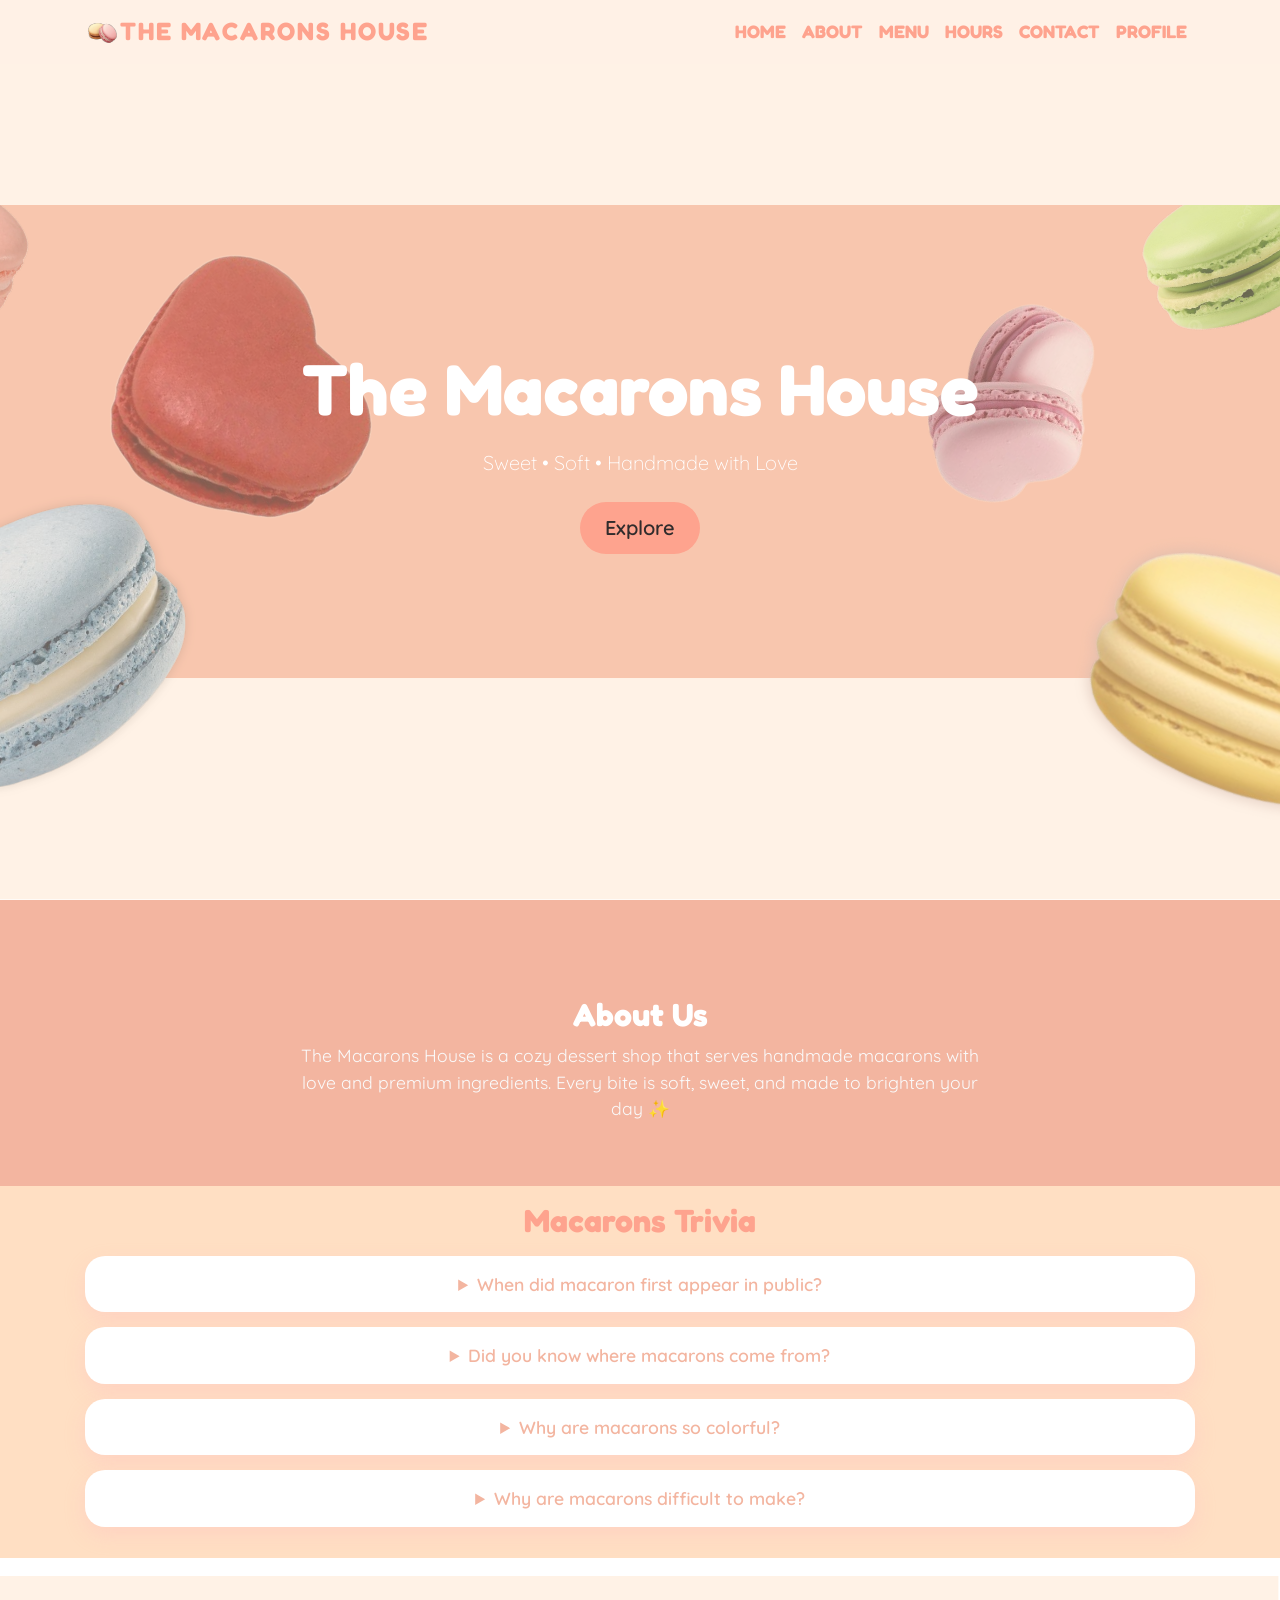
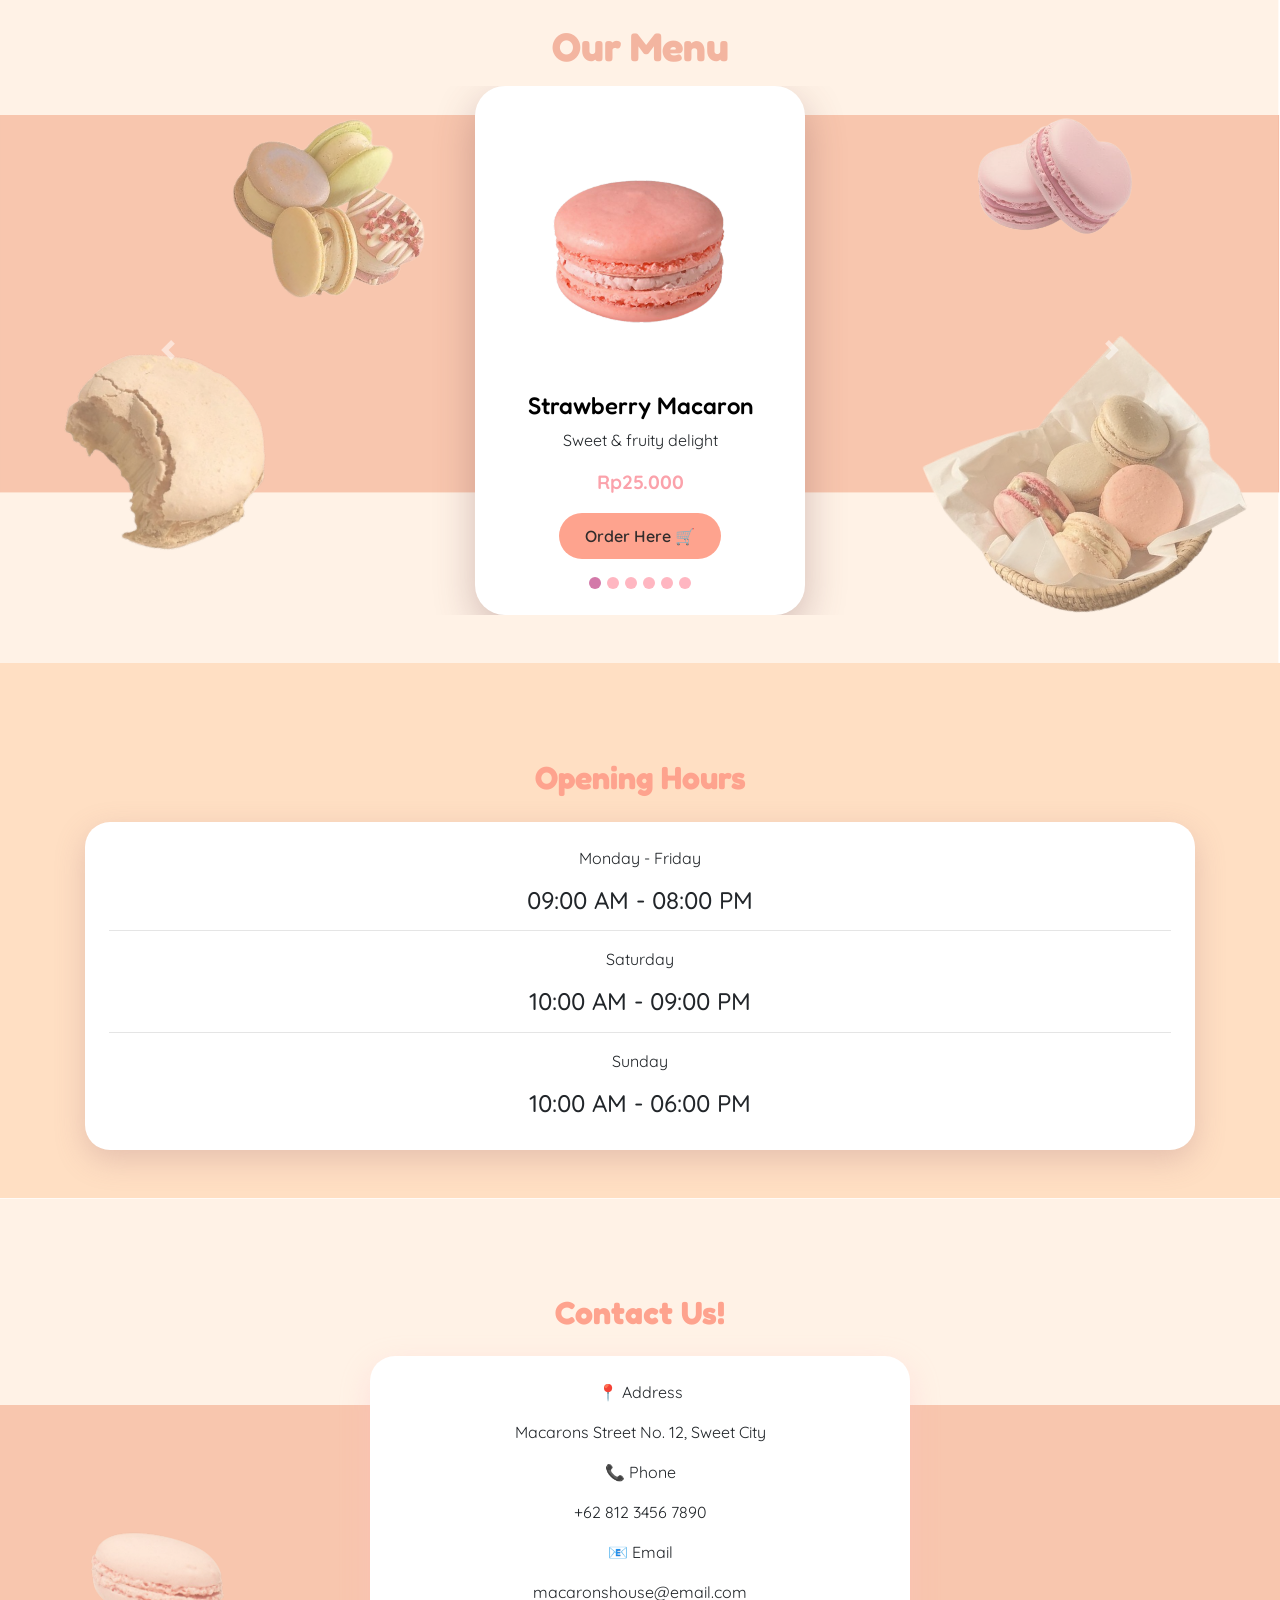
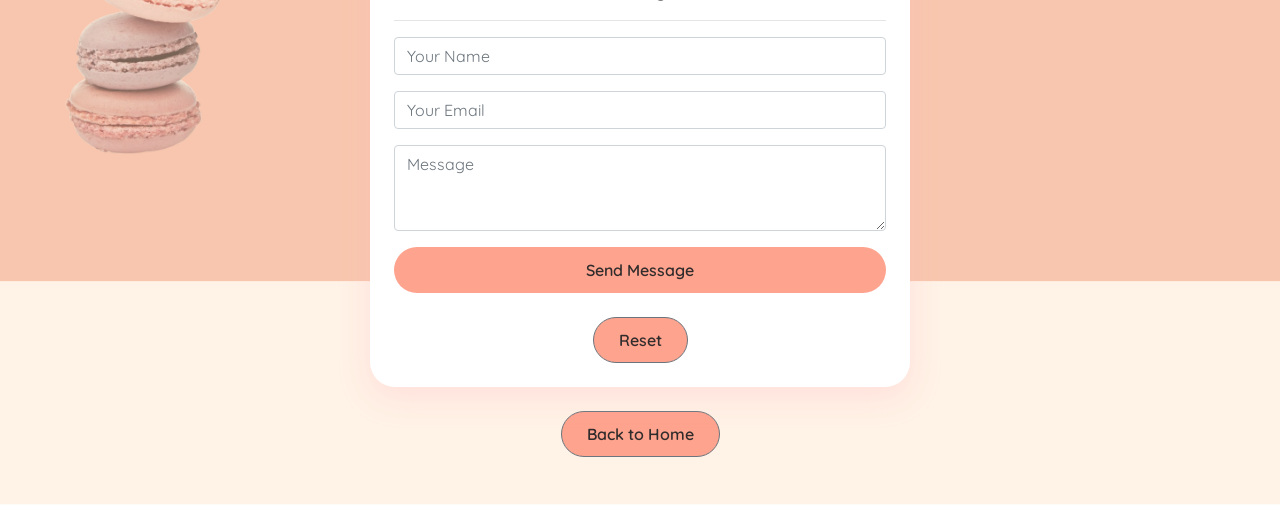
<file: index.html>
<!DOCTYPE html>
<html lang="en">

<head>
    <meta charset="UTF-8">
    <title>The Macarons House</title>
    <link rel="icon" href="assets/1.svg" type="image/x-icon.">
    <link href="https://fonts.googleapis.com/css2?family=Merienda&display=swap" rel="stylesheet">
    <link href="https://fonts.googleapis.com/css2?family=Poppins:wght@400;700&display=swap" rel="stylesheet">
    <link href="https://fonts.googleapis.com/css2?family=Quicksand:wght@400;600&display=swap" rel="stylesheet">
    <link href="https://fonts.googleapis.com/css2?family=Fredoka:wght@400;600&display=swap" rel="stylesheet">
    <link href="https://stackpath.bootstrapcdn.com/bootstrap/4.1.3/css/bootstrap.min.css" rel="stylesheet">
    <link href="https://cdnjs.cloudflare.com/ajax/libs/animate.css/3.7.2/animate.min.css" rel="stylesheet">
    <link href="css/style.css" rel="stylesheet">
</head>

<body>
    <nav class="navbar navbar-expand-lg navbar-light fixed-top">
        <div class="container">
            <img class="me-3" src="assets/1.svg" alt height="35" width="35">
            <a class="navbar-brand" href="#index.html">The Macarons House</a> <button
                aria-controls="navbarSupportedContent" aria-expanded="false" aria-label="Toggle navigation"
                class="navbar-toggler" data-target="#navbarSupportedContent" data-toggle="collapse" type="button"><span
                    class="navbar-toggler-icon"></span></button>
            <div class="collapse navbar-collapse" id="navbarSupportedContent">
                <ul class="navbar-nav ml-auto">
                    <li class="nav-item active">
                        <a class="nav-link" href="#">Home</a>
                    </li>
                    <li class="nav-item">
                        <a class="nav-link" href="#about">About</a>
                    </li>
                    <li class="nav-item">
                        <a class="nav-link" href="#menu">Menu</a>
                    </li>
                    <li class="nav-item">
                        <a class="nav-link" href="#hours">Hours</a>
                    </li>
                    <li class="nav-item">
                        <a class="nav-link" href="#contact">Contact</a>
                    </li>
                    <li class="nav-item">
                        <a class="nav-link" href="profil.html">Profile</a>
                    </li>
                </ul>
            </div>
        </div>
    </nav>

    <section class="hero d-flex align-items-center">
        <div class="container text-center text-white">
            <h1 class="display-3 font-weight-bold mb-3">The Macarons House</h1>
            <p class="lead mb-4">Sweet • Soft • Handmade with Love</p>
            <a href="#about" class="btn btn-pink btn-lg px-4">Explore</a>
        </div>
    </section>
    <section id="about" class="about py-5">
        <div class="container mt-5 text-center">
            <h2 class="section-title font-weight-bold">About Us</h2>
            <p class="about-text mx-auto">
                The Macarons House is a cozy dessert shop that serves handmade macarons
                with love and premium ingredients. Every bite is soft, sweet,
                and made to brighten your day ✨
            </p>
        </div>
    </section>
    <section class="trivia py-3">
        <div id="trivia" class="container text-center">
            <h2 class="section-title5 text-center mb-3">Macarons Trivia</h2>
            <details class="trivia-box">
                <summary>When did macaron first appear in public?</summary>
                <p>
                    The macaron, in its original form as a single-shell almond cookie, first gained significant public
                    notoriety in France in <time datetime="1792">1792</time>. (Source: <cite><a
                            href="https://www.nikkolettesmacarons.com/blog/the-history-of-the-macaron/#:~:text=The%20French%20macaron%20finds%20its,come%20up%20with%20the%20idea."
                            target="_blank">Nikkolette's Macarons</a></cite>)
                </p>
            </details>
            <details class="trivia-box">
                <summary>Did you know where macarons come from?</summary>
                <p>
                    Macarons actually originated in Italy and were later introduced to France
                    in the 16th century by Catherine de Medici’s pastry chefs.
                </p>
            </details>
            <details class="trivia-box">
                <summary>Why are macarons so colorful?</summary>
                <p>
                    Macarons are known for their bright pastel colors because each color
                    usually represents a different flavor such as strawberry, chocolate,
                    matcha, or vanilla.
                </p>
            </details>
            <details class="trivia-box">
                <summary>Why are macarons difficult to make?</summary>
                <p>
                    Macarons require precise measurements, careful mixing techniques,
                    and perfect baking temperatures. Even small mistakes can cause
                    the shells to crack or collapse.
                </p>
            </details>
        </div>
    </section>

    <section id="menu" class="menu py-5">
        <div class="container text-center">
            <h2 class="section-title2 mt-3 mb-3 font-weight-bold">Our Menu</h2>

            <div id="menuCarousel" class="carousel slide carousel-fade" data-ride="carousel" data-interval="3000">

                <!-- INDICATORS -->
                <ol class="carousel-indicators">
                    <li data-target="#menuCarousel" data-slide-to="0" class="active"></li>
                    <li data-target="#menuCarousel" data-slide-to="1"></li>
                    <li data-target="#menuCarousel" data-slide-to="2"></li>
                    <li data-target="#menuCarousel" data-slide-to="3"></li>
                    <li data-target="#menuCarousel" data-slide-to="4"></li>
                    <li data-target="#menuCarousel" data-slide-to="5"></li>
                </ol>

                <div class="carousel-inner">

                    <div class="carousel-item active">
                        <div class="menu-box">
                            <img src="assets/strawberry.svg" class="d-block mx-auto" width="250">
                            <h4 class="mt-3">Strawberry Macaron</h4>
                            <p>Sweet & fruity delight</p>
                            <span class="price d-block mb-3">Rp25.000</span>
                            <a href="form.html" class="btn btn-pink mb-3">Order Here 🛒</a>
                        </div>
                    </div>

                    <div class="carousel-item">
                        <div class="menu-box">
                            <img src="assets/chocolate.svg" class="d-block mx-auto" width="250">
                            <h4 class="mt-3">Hot Chocolate</h4>
                            <p>Rich & creamy taste</p>
                            <span class="price d-block mb-3">Rp15.000</span>
                            <a href="form.html" class="btn btn-pink mb-3">Order Here 🛒</a>
                        </div>
                    </div>

                    <div class="carousel-item">
                        <div class="menu-box">
                            <img src="assets/matcha.jpg" class="d-block mx-auto" width="250">
                            <h4 class="mt-3">Matcha Drink</h4>
                            <p>Soft & elegant flavor</p>
                            <span class="price d-block mb-3">Rp18.000</span>
                            <a href="form.html" class="btn btn-pink mb-3">Order Here 🛒</a>
                        </div>
                    </div>

                    <div class="carousel-item">
                        <div class="menu-box">
                            <img src="assets/7.svg" class="d-block mx-auto" width="250">
                            <h4 class="mt-3">Maca Cake</h4>
                            <p>Creamy soft cake with Macaron topping</p>
                            <span class="price d-block mb-3">Rp90.000</span>
                            <a href="form.html" class="btn btn-pink mb-3">Order Here 🛒</a>
                        </div>
                    </div>
                    <div class="carousel-item">
                        <div class="menu-box">
                            <img src="assets/8.svg" class="d-block mx-auto" width="250">
                            <h4 class="mt-3">Red Velvet Macaron</h4>
                            <p>Tasty red flavor</p>
                            <span class="price d-block mb-3">Rp20.000</span>
                            <a href="form.html" class="btn btn-pink mb-3">Order Here 🛒</a>
                        </div>
                    </div>
                    <div class="carousel-item">
                        <div class="menu-box">
                            <img src="assets/10.svg" class="d-block mx-auto" width="250">
                            <h4 class="mt-3">Matcha Macaron</h4>
                            <p>Elegant flavor</p>
                            <span class="price d-block mb-3">Rp20.000</span>
                            <a href="form.html" class="btn btn-pink mb-3">Order Here 🛒</a>
                        </div>
                    </div>

                </div>

                <!-- CONTROLS -->
                <a class="carousel-control-prev" href="#menuCarousel" role="button" data-slide="prev">
                    <span class="carousel-control-prev-icon"></span>
                </a>

                <a class="carousel-control-next" href="#menuCarousel" role="button" data-slide="next">
                    <span class="carousel-control-next-icon"></span>
                </a>

            </div>
        </div>
    </section>
    <section id="hours" class="hours py-5">
        <div class="container text-center mt-5">

            <h2 class="section-title3 mb-4">Opening Hours</h2>

            <div class="hours-card p-4">

                <p>Monday - Friday</p>
                <h4>09:00 AM - 08:00 PM</h4>

                <hr>

                <p>Saturday</p>
                <h4>10:00 AM - 09:00 PM</h4>

                <hr>

                <p>Sunday</p>
                <h4>10:00 AM - 06:00 PM</h4>

            </div>
    </section>
    <section id="contact" class="contact py-5">
        <div class="container mt-5 text-center">

            <h2 class="section-title4 mb-4">Contact Us!</h2>

            <div class="row justify-content-center">

                <div class="col-md-6">

                    <div class="contact-box p-4">

                        <p>📍 Address</p>
                        <p>Macarons Street No. 12, Sweet City</p>

                        <p>📞 Phone</p>
                        <p>+62 812 3456 7890</p>

                        <p>📧 Email</p>
                        <p>macaronshouse@email.com</p>

                        <hr>

                        <form>

                            <div class="form-group">
                                <input type="text" class="form-control" placeholder="Your Name">
                            </div>

                            <div class="form-group">
                                <input type="email" class="form-control" placeholder="Your Email">
                            </div>

                            <div class="form-group">
                                <textarea class="form-control" rows="3" placeholder="Message"></textarea>
                            </div>

                            <button class="btn btn-pink btn-block">Send Message</button>
                            <br>
                            <button type="reset" class="btn btn-pink btn-secondary">Reset</button>

                        </form>

                    </div>

                </div>

            </div>

            <br>

            <a href="index.html" class="btn btn-pink btn-secondary">Back to Home</a>
    </section>
    <script src="https://code.jquery.com/jquery-3.3.1.slim.min.js">
    </script>
    <script src="https://cdnjs.cloudflare.com/ajax/libs/popper.js/1.14.3/umd/popper.min.js">
    </script>
    <script src="https://stackpath.bootstrapcdn.com/bootstrap/4.1.3/js/bootstrap.min.js">
    </script>
</body>


</html>
</file>
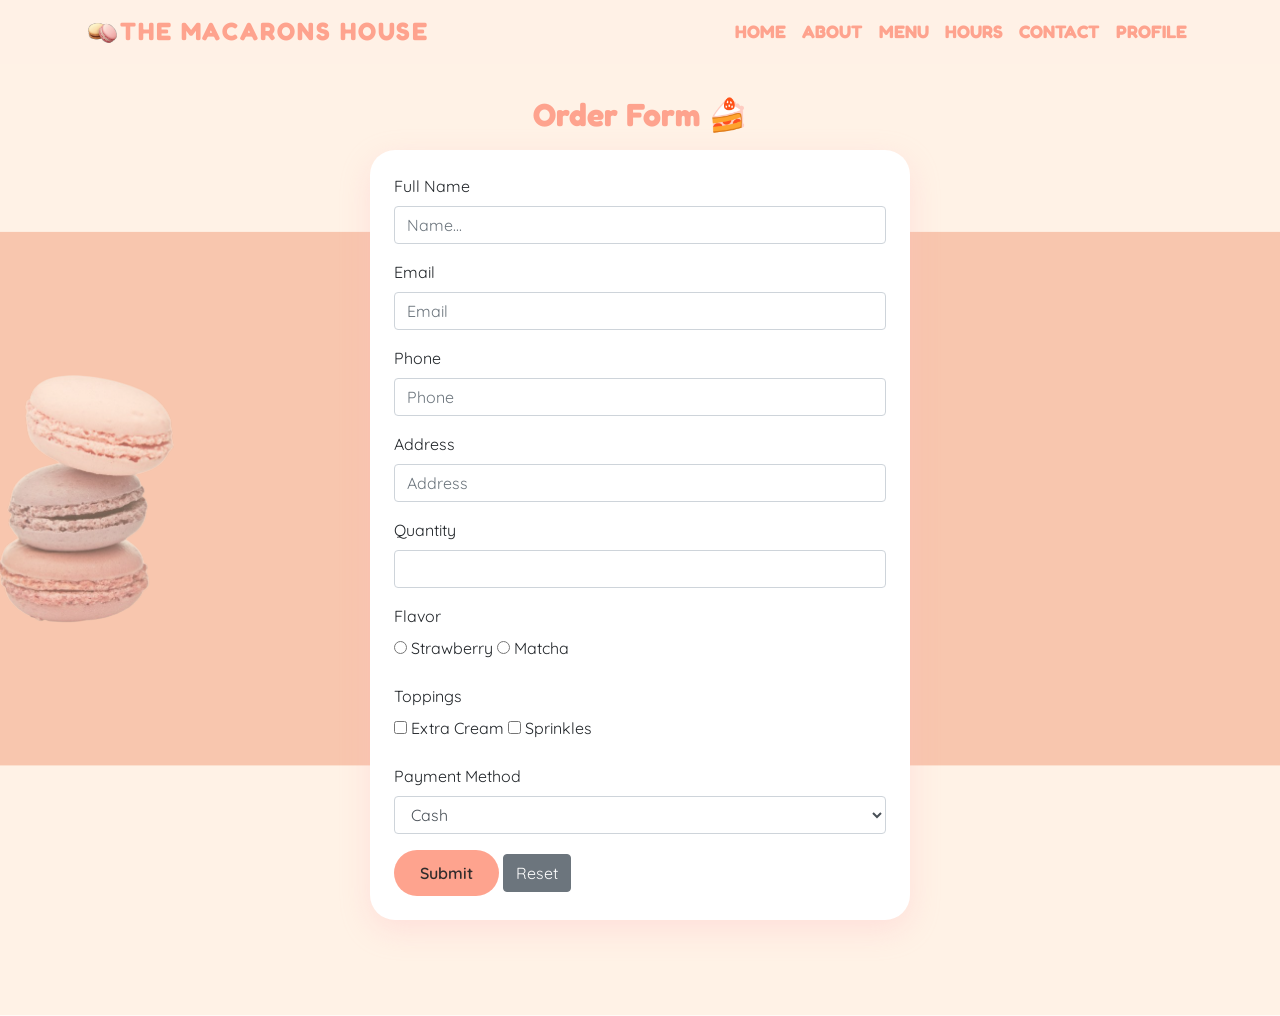
<file: form.html>
<!DOCTYPE html>
<html lang="en">

<head>
    <meta charset="UTF-8">
    <title>The Macarons House: Order Form</title>
    <link rel="icon" href="assets/1.svg" type="image/x-icon.">
    <link href="https://fonts.googleapis.com/css2?family=Merienda&display=swap" rel="stylesheet">
    <link href="https://fonts.googleapis.com/css2?family=Poppins:wght@400;700&display=swap" rel="stylesheet">
    <link href="https://fonts.googleapis.com/css2?family=Quicksand:wght@400;600&display=swap" rel="stylesheet">
    <link href="https://fonts.googleapis.com/css2?family=Fredoka:wght@400;600&display=swap" rel="stylesheet">
    <link href="https://stackpath.bootstrapcdn.com/bootstrap/4.1.3/css/bootstrap.min.css" rel="stylesheet">
    <link href="https://cdnjs.cloudflare.com/ajax/libs/animate.css/3.7.2/animate.min.css" rel="stylesheet">
    <link href="css/style.css" rel="stylesheet">
</head>

<body>
    <nav class="navbar navbar-expand-lg navbar-light fixed-top">
        <div class="container">
            <img class="me-3" src="assets/1.svg" alt height="35" width="35">
            <a class="navbar-brand" href="index.html">The Macarons House</a> <button
                aria-controls="navbarSupportedContent" aria-expanded="false" aria-label="Toggle navigation"
                class="navbar-toggler" data-target="#navbarSupportedContent" data-toggle="collapse" type="button"><span
                    class="navbar-toggler-icon"></span></button>
            <div class="collapse navbar-collapse" id="navbarSupportedContent">
                <ul class="navbar-nav ml-auto">
                    <li class="nav-item active">
                        <a class="nav-link" href="index.html">Home</a>
                    </li>
                    <li class="nav-item">
                        <a class="nav-link" href="index.html#about">About</a>
                    </li>
                    <li class="nav-item">
                        <a class="nav-link" href="index.html#menu">Menu</a>
                    </li>
                    <li class="nav-item">
                        <a class="nav-link" href="index.html#hours">Hours</a>
                    </li>
                    <li class="nav-item">
                        <a class="nav-link" href="index.html#contact">Contact</a>
                    </li>
                    <li class="nav-item">
                        <a class="nav-link" href="profil.html">Profile</a>
                    </li>
                </ul>
            </div>
        </div>
    </nav>

    <section id="form" class="form py-5">
        <div class="container mt-5 mb-5">
            <h2 class="section-title6 text-center mb-3">Order Form 🍰</h2>

            <form action="landing.html">
                <div class="row justify-content-center">

                    <div class="col-md-6">

                        <div class="form-box p-4">

                            <div class="form-group">
                                <label for="name">Full Name</label>
                                <input type="text" name="name" id="name" placeholder="Name..." class="form-control"
                                    required>
                            </div>

                            <div class="form-group">
                                <label for="email">Email</label>
                                <input type="email" email="email" id="email" placeholder="Email" class="form-control"
                                    required>
                            </div>

                            <div class="form-group">
                                <label for="phone">Phone</label>
                                <input type="phone" phone="phone" id="phone" placeholder="Phone" class="form-control"
                                    required>
                            </div>

                            <div class="form-group">
                                <label for="address">Address</label>
                                <input type="address" address="address" id="address" placeholder="Address" class="form-control"
                                    required>
                            </div>

                            <div class="form-group">
                                <label>Quantity</label>
                                <input type="number" class="form-control" required>
                            </div>

                            <label>Flavor</label><br>
                            <input type="radio" name="flavor"> Strawberry
                            <input type="radio" name="flavor"> Matcha

                            <br><br>

                            <label>Toppings</label><br>
                            <input type="checkbox"> Extra Cream
                            <input type="checkbox"> Sprinkles

                            <br><br>

                            <div class="form-group">
                                <label>Payment Method</label>
                                <select class="form-control">
                                    <option>Cash</option>
                                    <option>Transfer</option>
                                    <option>E-Wallet</option>
                                </select>
                            </div>

                            <button type="submit" class="btn btn-pink">Submit</button>
                            <button type="reset" class="btn btn-secondary">Reset</button>

            </form>
        </div>
    </section>

</body>


</html>
</file>
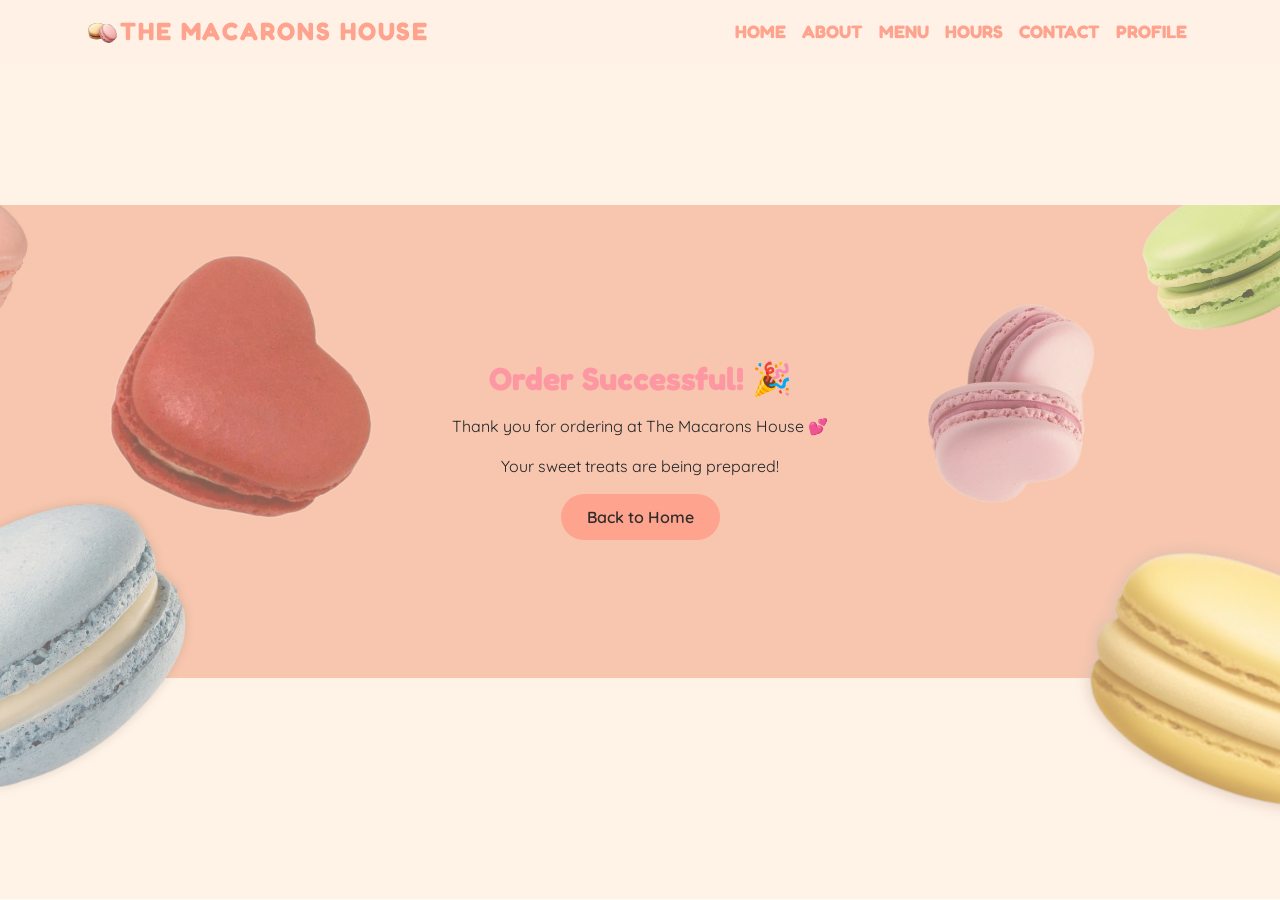
<file: landing.html>
<!DOCTYPE html>
<html lang="en">

<head>
    <meta charset="UTF-8">
    <title>The Macarons House: Order Success!</title>
    <link rel="icon" href="assets/1.svg" type="image/x-icon.">
    <link href="https://fonts.googleapis.com/css2?family=Merienda&display=swap" rel="stylesheet">
    <link href="https://fonts.googleapis.com/css2?family=Poppins:wght@400;700&display=swap" rel="stylesheet">
    <link href="https://fonts.googleapis.com/css2?family=Quicksand:wght@400;600&display=swap" rel="stylesheet">
    <link href="https://fonts.googleapis.com/css2?family=Fredoka:wght@400;600&display=swap" rel="stylesheet">
    <link href="https://stackpath.bootstrapcdn.com/bootstrap/4.1.3/css/bootstrap.min.css" rel="stylesheet">
    <link href="https://cdnjs.cloudflare.com/ajax/libs/animate.css/3.7.2/animate.min.css" rel="stylesheet">
    <link href="css/style.css" rel="stylesheet">
</head>

<body>
    <nav class="navbar navbar-expand-lg navbar-light fixed-top">
        <div class="container">
            <img class="me-3" src="assets/1.svg" alt height="35" width="35">
            <a class="navbar-brand" href="index.html">The Macarons House</a> <button aria-controls="navbarSupportedContent"
                aria-expanded="false" aria-label="Toggle navigation" class="navbar-toggler"
                data-target="#navbarSupportedContent" data-toggle="collapse" type="button"><span
                    class="navbar-toggler-icon"></span></button>
            <div class="collapse navbar-collapse" id="navbarSupportedContent">
                <ul class="navbar-nav ml-auto">
                    <li class="nav-item active">
                        <a class="nav-link" href="index.html">Home</a>
                    </li>
                    <li class="nav-item">
                        <a class="nav-link" href="index.html#about">About</a>
                    </li>
                    <li class="nav-item">
                        <a class="nav-link" href="index.html#menu">Menu</a>
                    </li>
                    <li class="nav-item">
                        <a class="nav-link" href="index.html#hours">Hours</a>
                    </li>
                    <li class="nav-item">
                        <a class="nav-link" href="index.html#contact">Contact</a>
                    </li>
                    <li class="nav-item">
                        <a class="nav-link" href="profil.html">Profile</a>
                    </li>
                </ul>
            </div>
        </div>
    </nav>

<section id="landing" class="hero d-flex align-items-center">
    <div class="container text-center align-items-center">
        <h2 class="section-title7 text-center mb-3">Order Successful! 🎉</h2>
        <p class="body">Thank you for ordering at The Macarons House 💕</p>
        <p class="body">Your sweet treats are being prepared!</p>
        <a href="index.html" class="btn btn-pink">Back to Home</a>
    </div>
</section>

</body>


</html>
</file>
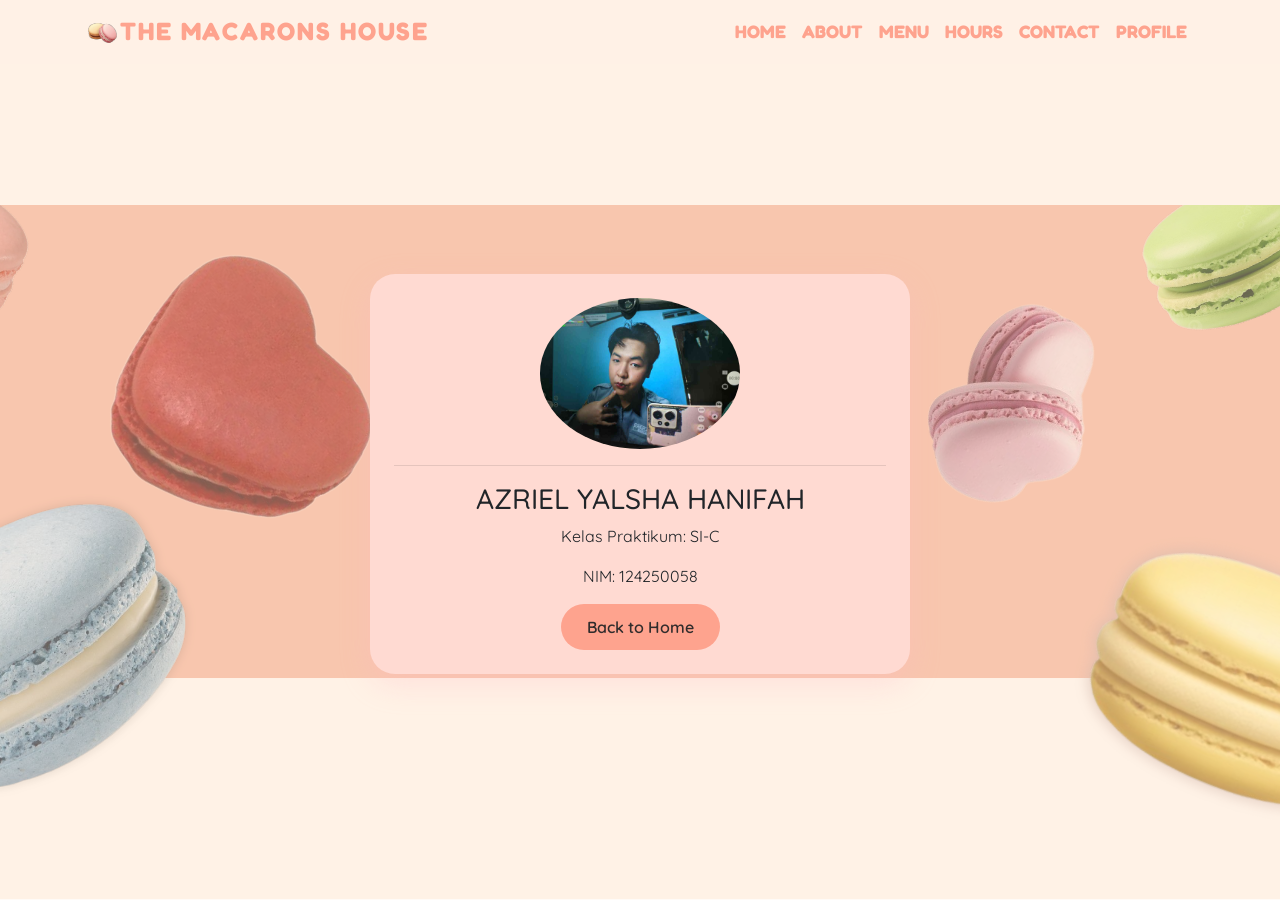
<file: profil.html>
<!DOCTYPE html>
<html>

<head>
    <meta charset="UTF-8">
    <title>The Macarons House: My Profile</title>
    <link rel="icon" href="assets/1.svg" type="image/x-icon.">
    <link href="https://fonts.googleapis.com/css2?family=Merienda&display=swap" rel="stylesheet">
    <link href="https://fonts.googleapis.com/css2?family=Poppins:wght@400;700&display=swap" rel="stylesheet">
    <link href="https://fonts.googleapis.com/css2?family=Quicksand:wght@400;600&display=swap" rel="stylesheet">
    <link href="https://fonts.googleapis.com/css2?family=Fredoka:wght@400;600&display=swap" rel="stylesheet">
    <link href="https://stackpath.bootstrapcdn.com/bootstrap/4.1.3/css/bootstrap.min.css" rel="stylesheet">
    <link href="https://cdnjs.cloudflare.com/ajax/libs/animate.css/3.7.2/animate.min.css" rel="stylesheet">
    <link href="css/style.css" rel="stylesheet">
</head>

<body>
    <nav class="navbar navbar-expand-lg navbar-light fixed-top">
        <div class="container">
            <img class="me-3" src="assets/1.svg" alt height="35" width="35">
            <a class="navbar-brand" href="index.html">The Macarons House</a> <button
                aria-controls="navbarSupportedContent" aria-expanded="false" aria-label="Toggle navigation"
                class="navbar-toggler" data-target="#navbarSupportedContent" data-toggle="collapse" type="button"><span
                    class="navbar-toggler-icon"></span></button>
            <div class="collapse navbar-collapse" id="navbarSupportedContent">
                <ul class="navbar-nav ml-auto">
                    <li class="nav-item active">
                        <a class="nav-link" href="index.html">Home</a>
                    </li>
                    <li class="nav-item">
                        <a class="nav-link" href="index.html#about">About</a>
                    </li>
                    <li class="nav-item">
                        <a class="nav-link" href="index.html#menu">Menu</a>
                    </li>
                    <li class="nav-item">
                        <a class="nav-link" href="index.html#hours">Hours</a>
                    </li>
                    <li class="nav-item">
                        <a class="nav-link" href="index.html#contact">Contact</a>
                    </li>
                    <li class="nav-item">
                        <a class="nav-link" href="profil.html">Profile</a>
                    </li>
                </ul>
            </div>
        </div>
    </nav>

    <section id="profile" class="hero d-flex align-items-center">
        <div class="container text-center mt-5">
            <div class="row justify-content-center">
                <div class="col-md-6">
                    <div class="profile-box p-4">
                        <img src="assets/PXL_20260228_113701743.jpg"
                            class="rounded-circle profile-img" width="200">
                            <hr>
                        <h3 class="">AZRIEL YALSHA HANIFAH</h3>
                        <p>Kelas Praktikum: SI-C</p>
                        <p>NIM: 124250058</p>
                        <a href="index.html" class="btn btn-pink">Back to Home</a>
                    </div>
    </section>
</body>


</html>
</file>
<file: css/style.css>
/* HERO SECTION */
.hero {
  height: 100vh;
  background: url("../assets/webbackground.svg") no-repeat center center/cover;
  position: relative;
  display: flex;
}

.hero::before {
  content: "";
  position: absolute;
  width: 100%;
  height: 100%;
}

.hero .container {
  position: relative;
  z-index: 2;
}

.hero h1 {
  font-family: "Fredoka", cursive;
}

.hero p {
  font-family: "Quicksand", sans-serif;
}

.btn-pink {
  background-color: #fea38e;
  color: white;
  border-radius: 50px;
  font-weight: 600;
  transition: 0.3s ease;
}
html {
  scroll-behavior: smooth;
}
.btn-pink:hover {
  background-color: #ffffff;
  color: #fea38e;
  transform: scale(1.05);
}
.navbar {
  background: #fff1e6;
}
.navbar-nav a {
  font-family: Fredoka;
  font-size: 18px;
  text-transform: uppercase;
  font-weight: bold;
}
.navbar-light .navbar-brand {
  font-family: Fredoka;
  color: #fea38e;
  font-size: 25px;
  text-transform: uppercase;
  font-weight: bold;
  letter-spacing: 2px;
}
.navbar-light .navbar-nav .active > .nav-link,
.navbar-light .navbar-nav .nav-link.active,
.navbar-light .navbar-nav .nav-link.show,
.navbar-light .navbar-nav .show > .nav-link {
  color: #fea38e;
}
.navbar-light .navbar-nav .nav-link {
  color: #fea38e;
}
.navbar-nav {
  text-align: center;
}
.nav-link {
  padding: 0.2rem 1rem;
}
.nav-link.active,
.nav-link:focus {
  color: #fea38e;
}
.navbar-toggler {
  padding: 1px 5px;
  font-size: 18px;
  line-height: 0.3;
  background: #fea38e;
}
.navbar-light .navbar-nav .nav-link:focus,
.navbar-light .navbar-nav .nav-link:hover {
  color: #ffb6c1;
}
.w-100 {
  height: 100vh;
}
/* ABOUT SECTION */
.about {
  background-color: #f3b5a0;
}
.section-title {
  font-family: "Fredoka", cursive;
  color: #ffffff;
  font-size: 4;
}

.about-text {
  max-width: 700px;
  font-family: "Quicksand", sans-serif;
  color: #fafafa;
  font-size: 1.1rem;
}
@media only screen and (max-width: 767px) {
  .navbar-nav.ml-auto {
    background: rgba(212, 203, 203, 0.5);
  }
  .navbar-nav a {
    font-size: 14px;
    font-weight: normal;
  }
}

.trivia {
  background-color: #ffdfc3;
}

.trivia-box {
  background: white;
  border-radius: 20px;
  padding: 15px 20px;
  margin-bottom: 15px;
  box-shadow: 0 8px 20px rgba(255, 182, 193, 0.3);
  font-family: "Quicksand", sans-serif;
}

.trivia-box summary {
  font-weight: 600;
  cursor: pointer;
  color: #f3b5a0;
  font-size: 1.1rem;
}

.trivia-box p {
  margin-top: 10px;
}

body {
  font-family: "Quicksand", sans-serif;
}
.menu {
  background: url("../assets/webbackground2.svg") no-repeat center center/cover;
}
.section-title2 {
  color: #f3b5a0;
  font-family: "Fredoka", cursive;
  font-size: 2.5rem;
}
/* Cute Card Box */
.menu-box {
  background: white;
  padding: 40px;
  border-radius: 30px;
  box-shadow: 0 15px 40px rgba(109, 63, 70, 0.3);
  display: inline-block;
  transition: 0.3s ease;
}

.menu-box:hover {
  transform: scale(1.03);
}

/* Title */
.menu-box h4 {
  font-family: "Fredoka", cursive;
  color: #000000;
}

/* Price */
.price {
  font-weight: bold;
  color: #fba2ab;
  font-size: 1.2rem;
}

/* Cute Button */
.btn-pink {
  background-color: #fea38e;
  color: rgb(49, 44, 44);
  border-radius: 50px;
  padding: 10px 25px;
  transition: 0.3s ease;
}

.btn-pink:hover {
  background-color: #000000;
  transform: scale(1.05);
}

/* Cute Indicators */
.carousel-indicators li {
  background-color: #ffb6c1;
  width: 12px;
  height: 12px;
  border-radius: 50%;
}

.carousel-indicators .active {
  background-color: #d379a9;
}

.hours {
  background: #ffdfc3;
  margin-bottom: auto;
}
.hours-card {
  background: rgb(255, 255, 255);
  border-radius: 25px;
  box-shadow: 0 10px 30px rgba(168, 120, 127, 0.3);
}



.form {
  background: url("../assets/webbg3.svg") no-repeat center center/cover;
}

.form-box {
  background: white;
  border-radius: 25px;
  box-shadow: 0 10px 30px rgba(255, 182, 193, 0.3);
}

.profile-box{
  background: #ffdad2;
  border-radius: 25px;
  box-shadow: 0 10px 30px rgba(255, 182, 193, 0.3);
}

.contact-box {
  background: white;
  border-radius: 25px;
  box-shadow: 0 10px 30px rgba(255, 182, 193, 0.3);
}

.section-title3 {
  font-family: "Fredoka", cursive;
  color: #fea38e;
  font-weight: 800;
}

.section-title4 {
  font-family: "Fredoka", sans-serif;
  color: #fea38e;
  font-weight: 800;
}

.section-title5 {
  font-family: "Fredoka", sans-serif;
  color: #fea38e;
  font-weight: 800;
}

.section-title6 {
  font-family: "Fredoka", sans-serif;
  color: #fea38e;
  font-weight: 800;
}
.section-title7 {
  font-family: "Fredoka", sans-serif;
  color: #fd98a3;
  font-weight: 800;
}

.contact {
  background: url("../assets/webbg3.svg") no-repeat center center/cover;
}
</file>
